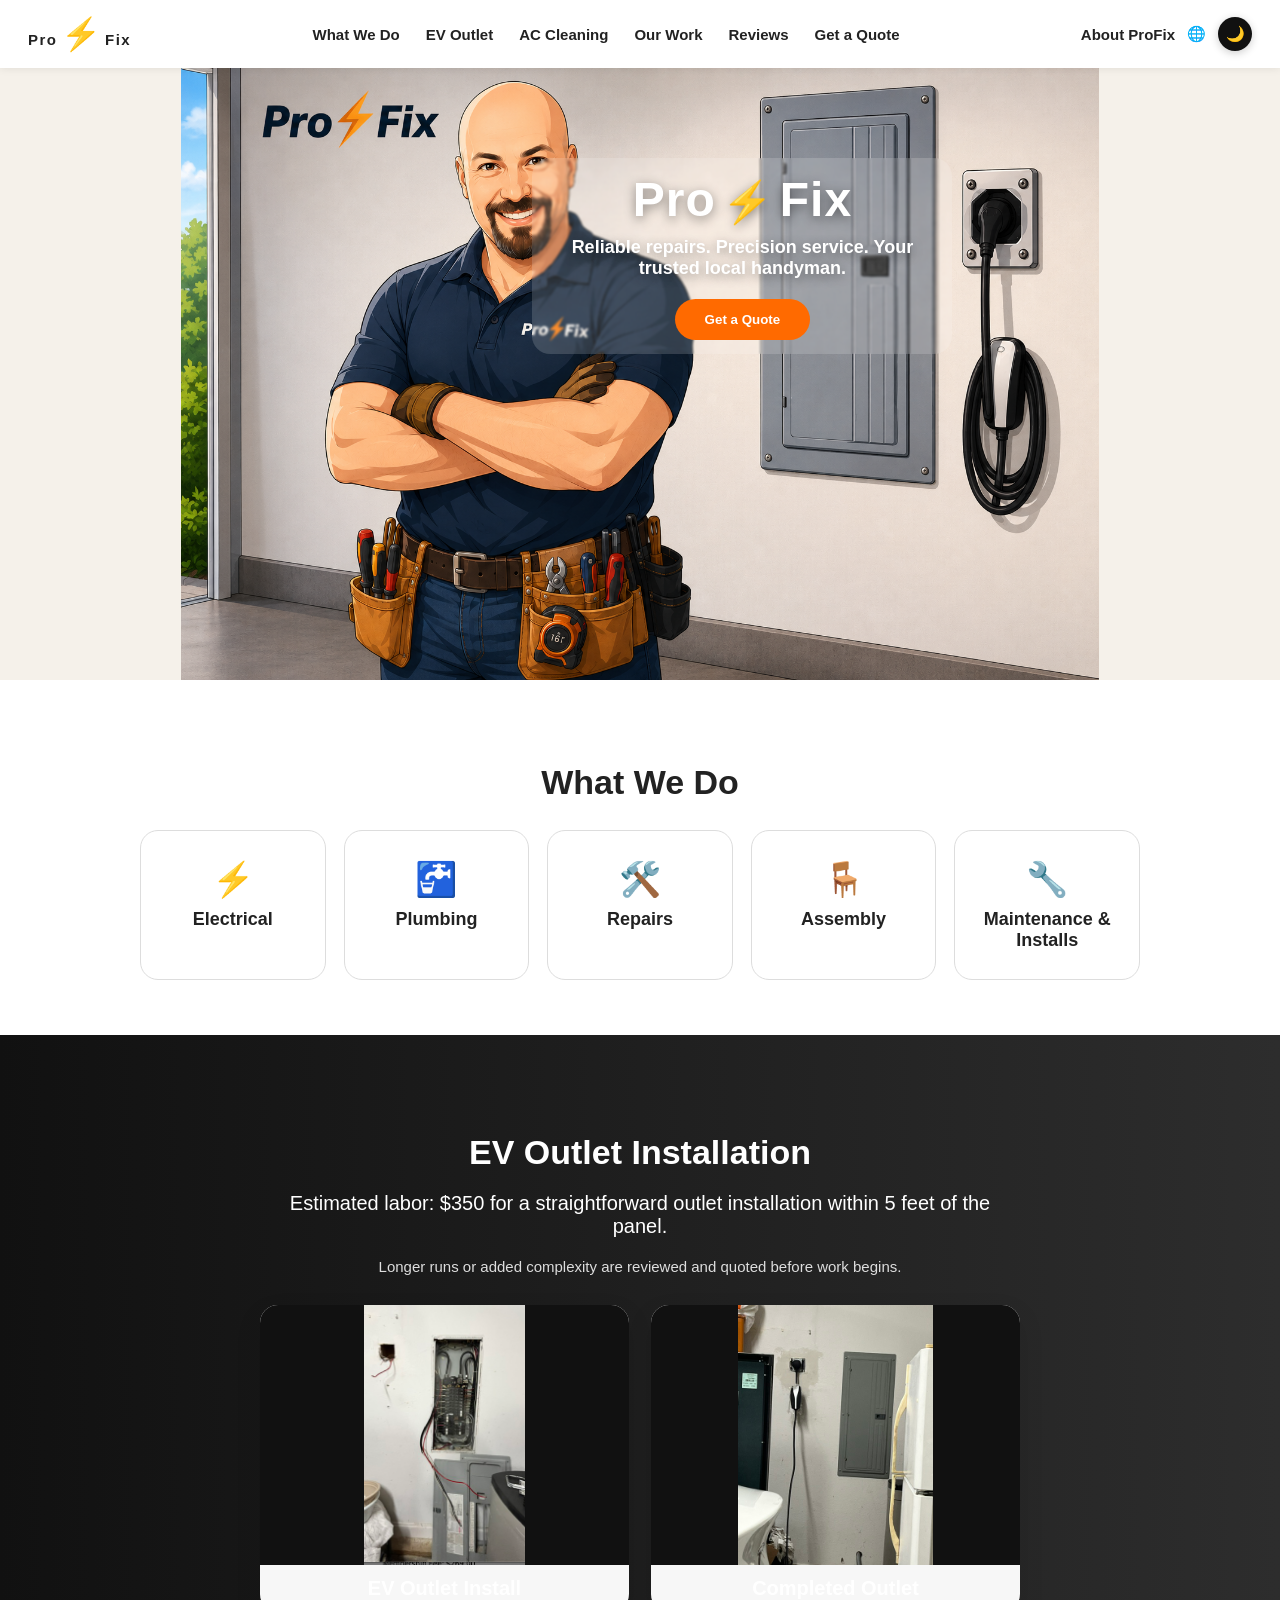
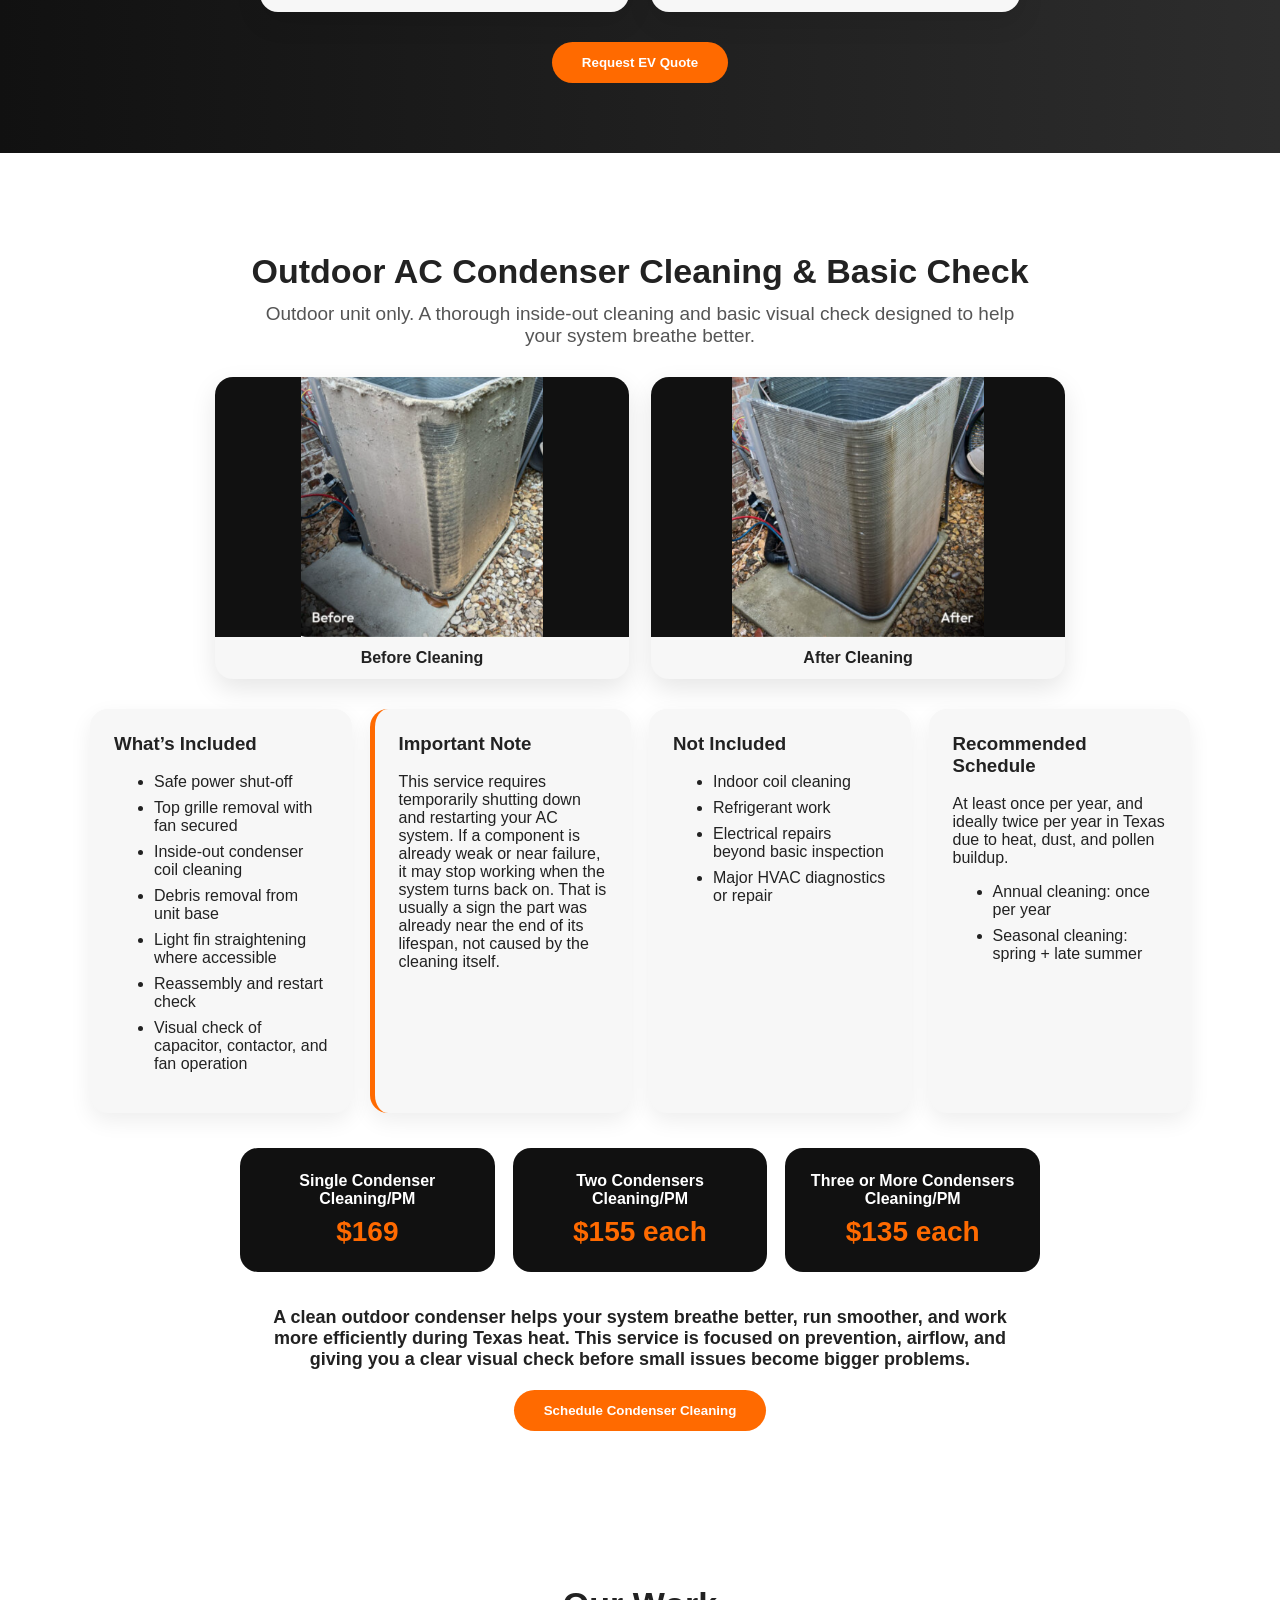
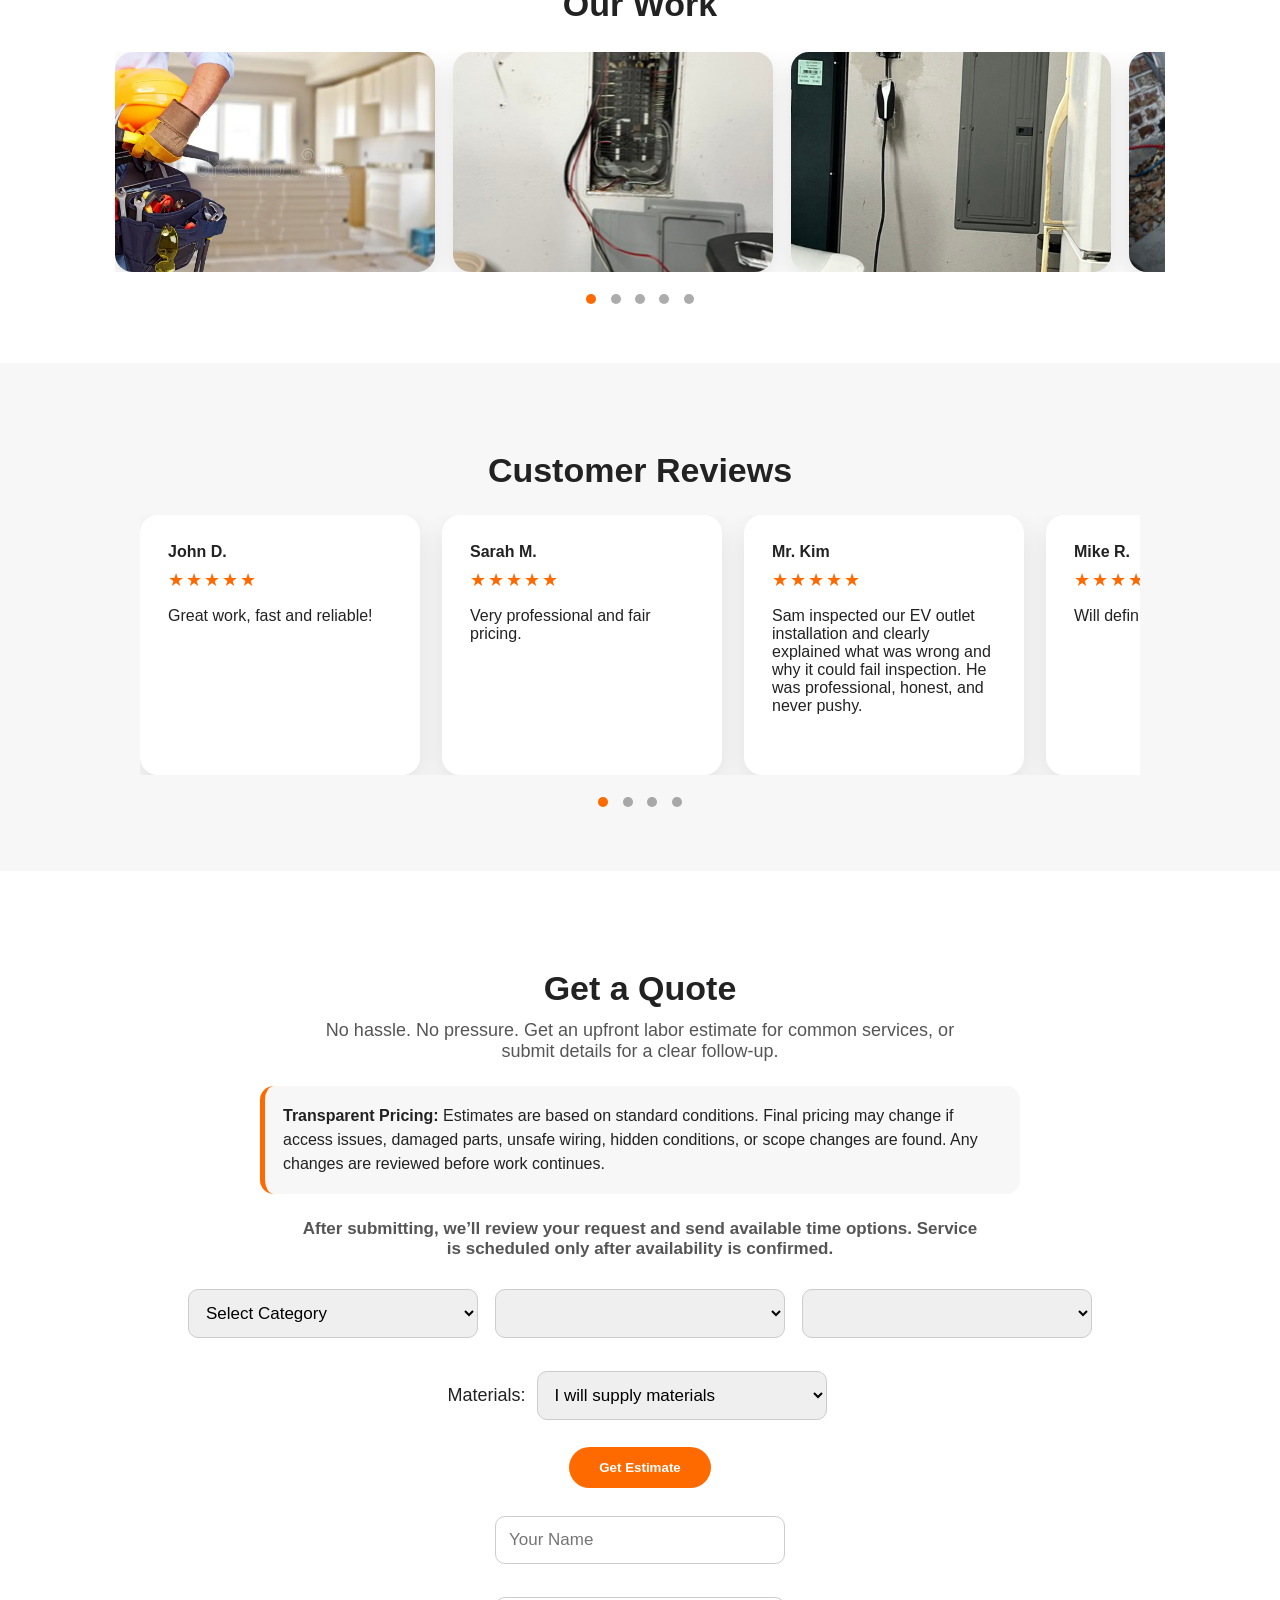
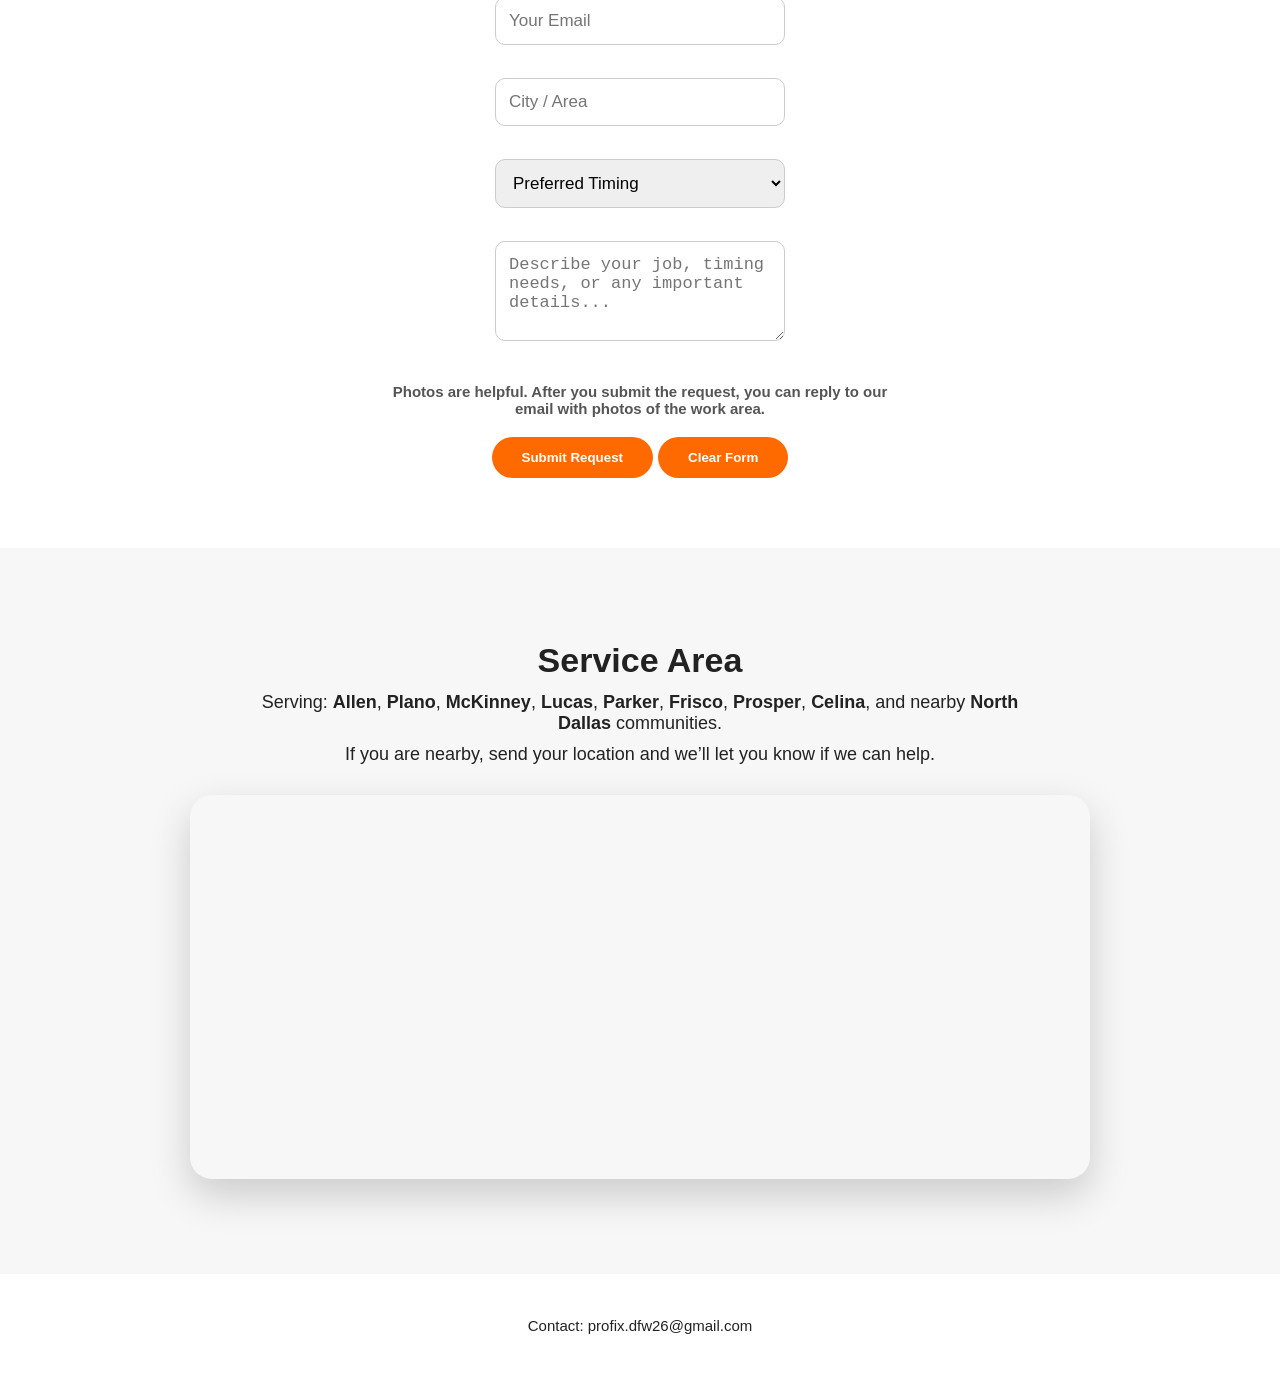
<file: index.html>
<!DOCTYPE html>
<html lang="en">
<head>
  <meta charset="UTF-8">

  <meta name="viewport" content="width=device-width, initial-scale=1.0">

  <title>ProFix Handy Services | North Texas Home Services</title>

  <meta
    name="description"
    content="Professional handyman, electrical, plumbing repair, EV outlet, sprinkler, drywall, fixture installation, and home services in North Texas."
  >

  <!-- Open Graph link preview -->
  <meta property="og:type" content="website">

  <meta
    property="og:title"
    content="ProFix Handy Services"
  >

  <meta
    property="og:description"
    content="Reliable repairs. Precision service. Professional home services throughout North Texas."
  >

  <meta
    property="og:url"
    content="https://duowackycoders.github.io/ProFix/"
  >

  <meta
    property="og:image"
    content="https://duowackycoders.github.io/ProFix/images/profix-share-image.jpg"
  >

  <meta
    property="og:image:secure_url"
    content="https://duowackycoders.github.io/ProFix/images/profix-share-image.jpg"
  >

  <meta property="og:image:type" content="image/jpeg">
  <meta property="og:image:width" content="1200">
  <meta property="og:image:height" content="630">

  <!-- X / Twitter and other compatible previews -->
  <meta name="twitter:card" content="summary_large_image">

  <meta
    name="twitter:title"
    content="ProFix Handy Services"
  >

  <meta
    name="twitter:description"
    content="Reliable repairs. Precision service. Professional home services throughout North Texas."
  >

  <meta
    name="twitter:image"
    content="https://duowackycoders.github.io/ProFix/images/profix-share-image.jpg"
  >

  <link rel="stylesheet" href="styles.css">
</head>

<body>

<button id="backToTop" onclick="scrollToTop()">↑</button>

<header class="top-nav">
  <a class="brand" href="index.html">Pro<span class="brand-bolt">⚡</span>Fix</a>

  <nav>
    <a href="#services">What We Do</a>
    <a href="#ev">EV Outlet</a>
    <a href="#condenser">AC Cleaning</a>
    <a href="#gallery">Our Work</a>
    <a href="#reviews">Reviews</a>
    <a href="#quote">Get a Quote</a>
  </nav>

  <div class="nav-actions">
    <a href="about.html">About ProFix</a>
    <a href="#service-area" title="Service Area">🌐</a>
    <button id="darkToggle" onclick="toggleDarkMode()">🌙</button>
  </div>
</header>

<section class="hero">
  <div class="hero-content">
    <h1>Pro<span class="hero-bolt">⚡</span>Fix</h1>
    <p>Reliable repairs. Precision service. Your trusted local handyman.</p>
    <button onclick="scrollToQuote()">Get a Quote</button>
  </div>
</section>

<section class="services" id="services">
  <h2>What We Do</h2>

  <div class="service-grid">
    <div onclick="selectService('electrical')"><span>⚡</span>Electrical</div>
    <div onclick="selectService('plumbing')"><span>🚰</span>Plumbing</div>
    <div onclick="selectService('repairs')"><span>🛠️</span>Repairs</div>
    <div onclick="selectService('assembly')"><span>🪑</span>Assembly</div>
    <div onclick="selectService('installation')"><span>🔧</span>Maintenance & Installs</div>
  </div>
</section>

<section class="ev" id="ev">
  <div class="ev-content">
    <h2>EV Outlet Installation</h2>
    <p>Estimated labor: $350 for a straightforward outlet installation within 5 feet of the panel.</p>
    <p class="fine-print">Longer runs or added complexity are reviewed and quoted before work begins.</p>

    <div class="before-after ev-gallery">
      <div>
        <img src="images/EV-outlet-install.png" alt="EV outlet installation in progress">
        <p>EV Outlet Install</p>
      </div>

      <div>
        <img src="images/EV-outlet-complete.jpg" alt="Completed EV outlet installation">
        <p>Completed Outlet</p>
      </div>
    </div>

    <button onclick="selectService('electrical')">Request EV Quote</button>
  </div>
</section>

<section class="condenser" id="condenser">
  <div class="condenser-content">
    <h2>Outdoor AC Condenser Cleaning & Basic Check</h2>
    <p class="section-subtitle">
      Outdoor unit only. A thorough inside-out cleaning and basic visual check designed to help your system breathe better.
    </p>

    <div class="before-after">
      <div>
        <img src="images/dirty-condenser.png" alt="Dirty outdoor AC condenser">
        <p>Before Cleaning</p>
      </div>

      <div>
        <img src="images/clean-condenser.png" alt="Clean outdoor AC condenser">
        <p>After Cleaning</p>
      </div>
    </div>

    <div class="info-grid">
      <div class="info-card">
        <h3>What’s Included</h3>
        <ul>
          <li>Safe power shut-off</li>
          <li>Top grille removal with fan secured</li>
          <li>Inside-out condenser coil cleaning</li>
          <li>Debris removal from unit base</li>
          <li>Light fin straightening where accessible</li>
          <li>Reassembly and restart check</li>
          <li>Visual check of capacitor, contactor, and fan operation</li>
        </ul>
      </div>

      <div class="info-card warning-card">
        <h3>Important Note</h3>
        <p>
          This service requires temporarily shutting down and restarting your AC system.
          If a component is already weak or near failure, it may stop working when the system turns back on.
          That is usually a sign the part was already near the end of its lifespan, not caused by the cleaning itself.
        </p>
      </div>

      <div class="info-card">
        <h3>Not Included</h3>
        <ul>
          <li>Indoor coil cleaning</li>
          <li>Refrigerant work</li>
          <li>Electrical repairs beyond basic inspection</li>
          <li>Major HVAC diagnostics or repair</li>
        </ul>
      </div>

      <div class="info-card">
        <h3>Recommended Schedule</h3>
        <p>
          At least once per year, and ideally twice per year in Texas due to heat, dust, and pollen buildup.
        </p>
        <ul>
          <li>Annual cleaning: once per year</li>
          <li>Seasonal cleaning: spring + late summer</li>
        </ul>
      </div>
    </div>

    <div class="pricing-row">
      <div><strong>Single Condenser Cleaning/PM</strong><span>$169</span></div>
      <div><strong>Two Condensers Cleaning/PM</strong><span>$155 each</span></div>
      <div><strong>Three or More Condensers Cleaning/PM</strong><span>$135 each</span></div>
    </div>

    <p class="value-line">
      A clean outdoor condenser helps your system breathe better, run smoother, and work more efficiently during Texas heat.
      This service is focused on prevention, airflow, and giving you a clear visual check before small issues become bigger problems.
    </p>

    <button onclick="selectService('installation')">Schedule Condenser Cleaning</button>
  </div>
</section>

<section class="gallery" id="gallery">
  <h2>Our Work</h2>

  <div class="gallery-carousel">
    <div class="gallery-track">
      <img src="images/builder-handymann.webp" alt="Handyman work sample">
      <img src="images/EV-outlet-install.png" alt="EV outlet installation">
      <img src="images/EV-outlet-complete.jpg" alt="Completed EV outlet">
      <img src="images/dirty-condenser.png" alt="Dirty condenser">
      <img src="images/clean-condenser.png" alt="Clean condenser">

      <img src="images/builder-handymann.webp" alt="Handyman work sample">
      <img src="images/EV-outlet-install.png" alt="EV outlet installation">
    </div>
  </div>

  <div class="gallery-dots">
    <span class="active"></span>
    <span></span>
    <span></span>
    <span></span>
    <span></span>
  </div>
</section>

<section class="reviews" id="reviews">
  <h2>Customer Reviews</h2>

  <div class="review-carousel">
    <div class="review-track">
      <div class="review-card">
        <strong>John D.</strong>
        <div class="stars">★★★★★</div>
        <p>Great work, fast and reliable!</p>
      </div>

      <div class="review-card">
        <strong>Sarah M.</strong>
        <div class="stars">★★★★★</div>
        <p>Very professional and fair pricing.</p>
      </div>

      <div class="review-card">
        <strong>Mr. Kim</strong>
        <div class="stars">★★★★★</div>
        <p>Sam inspected our EV outlet installation and clearly explained what was wrong and why it could fail inspection. He was professional, honest, and never pushy.</p>
      </div>

      <div class="review-card">
        <strong>Mike R.</strong>
        <div class="stars">★★★★★</div>
        <p>Will definitely hire again.</p>
      </div>

      <div class="review-card">
        <strong>John D.</strong>
        <div class="stars">★★★★★</div>
        <p>Great work, fast and reliable!</p>
      </div>

      <div class="review-card">
        <strong>Sarah M.</strong>
        <div class="stars">★★★★★</div>
        <p>Very professional and fair pricing.</p>
      </div>
    </div>
  </div>

  <div class="review-dots">
    <span class="active"></span>
    <span></span>
    <span></span>
    <span></span>
  </div>
</section>

<section class="quote" id="quote">
  <h2>Get a Quote</h2>

  <p class="quote-subtitle">
    No hassle. No pressure. Get an upfront labor estimate for common services, or submit details for a clear follow-up.
  </p>

  <div class="pricing-note">
    <strong>Transparent Pricing:</strong>
    Estimates are based on standard conditions. Final pricing may change if access issues, damaged parts, unsafe wiring, hidden conditions, or scope changes are found. Any changes are reviewed before work continues.
  </div>

  <p class="quote-helper">
    After submitting, we’ll review your request and send available time options. Service is scheduled only after availability is confirmed.
  </p>

  <select id="category">
    <option value="">Select Category</option>
    <option value="electrical">Electrical</option>
    <option value="plumbing">Plumbing</option>
    <option value="repairs">Repairs</option>
    <option value="assembly">Assembly</option>
    <option value="installation">Maintenance & Installs</option>
  </select>

  <select id="subcategory"></select>
  <select id="details"></select>

  <br><br>

  <label>
    Materials:
    <select id="materials">
      <option value="customer">I will supply materials</option>
      <option value="profix">ProFix supplies materials</option>
    </select>
  </label>

  <br><br>

  <button onclick="generateQuote()">Get Estimate</button>

  <p id="result"></p>

  <form action="https://formspree.io/f/mdabnabb" method="POST">
  <input type="hidden" name="_subject" value="New ProFix Service Request">

  <input type="hidden" name="selected_category" id="selectedCategory">
  <input type="hidden" name="selected_service" id="selectedService">
  <input type="hidden" name="selected_option" id="selectedOption">
  <input type="hidden" name="materials_choice" id="selectedMaterials">
  <input type="hidden" name="estimated_result" id="estimatedResult">

  <input type="text" name="name" placeholder="Your Name" required><br><br>
  <input type="email" name="email" placeholder="Your Email" required><br><br>
  <input type="text" name="location" placeholder="City / Area" required><br><br>

  <select name="preferred_timing" required>
    <option value="">Preferred Timing</option>
    <option value="This week">This week</option>
    <option value="Next week">Next week</option>
    <option value="Flexible">Flexible</option>
  </select><br><br>

  <textarea name="message" placeholder="Describe your job, timing needs, or any important details..." required></textarea><br><br>

  <p class="photo-note">
    Photos are helpful. After you submit the request, you can reply to our email with photos of the work area.
  </p>

  <button type="submit">Submit Request</button>
  <button type="reset">Clear Form</button>
</form>
</section>

<section class="service-area" id="service-area">
  <h2>Service Area</h2>

  <p>
    Serving: <strong>Allen</strong>, <strong>Plano</strong>, <strong>McKinney</strong>,
    <strong>Lucas</strong>, <strong>Parker</strong>, <strong>Frisco</strong>,
    <strong>Prosper</strong>, <strong>Celina</strong>, and nearby <strong>North Dallas</strong> communities.
  </p>

  <p>
    If you are nearby, send your location and we’ll let you know if we can help.
  </p>

  <div class="live-map">
    <iframe src="https://www.google.com/maps/d/u/2/embed?mid=110jifPFFpCKD6cgVd4zJ5WaC_qT6JmA&ehbc=2E312F" width="640" height="480"></iframe>
  </div>
</section>

<footer>
  <p>Contact: profix.dfw26@gmail.com</p>
</footer>

<script src="script.js"></script>
</body>
</html>
</file>
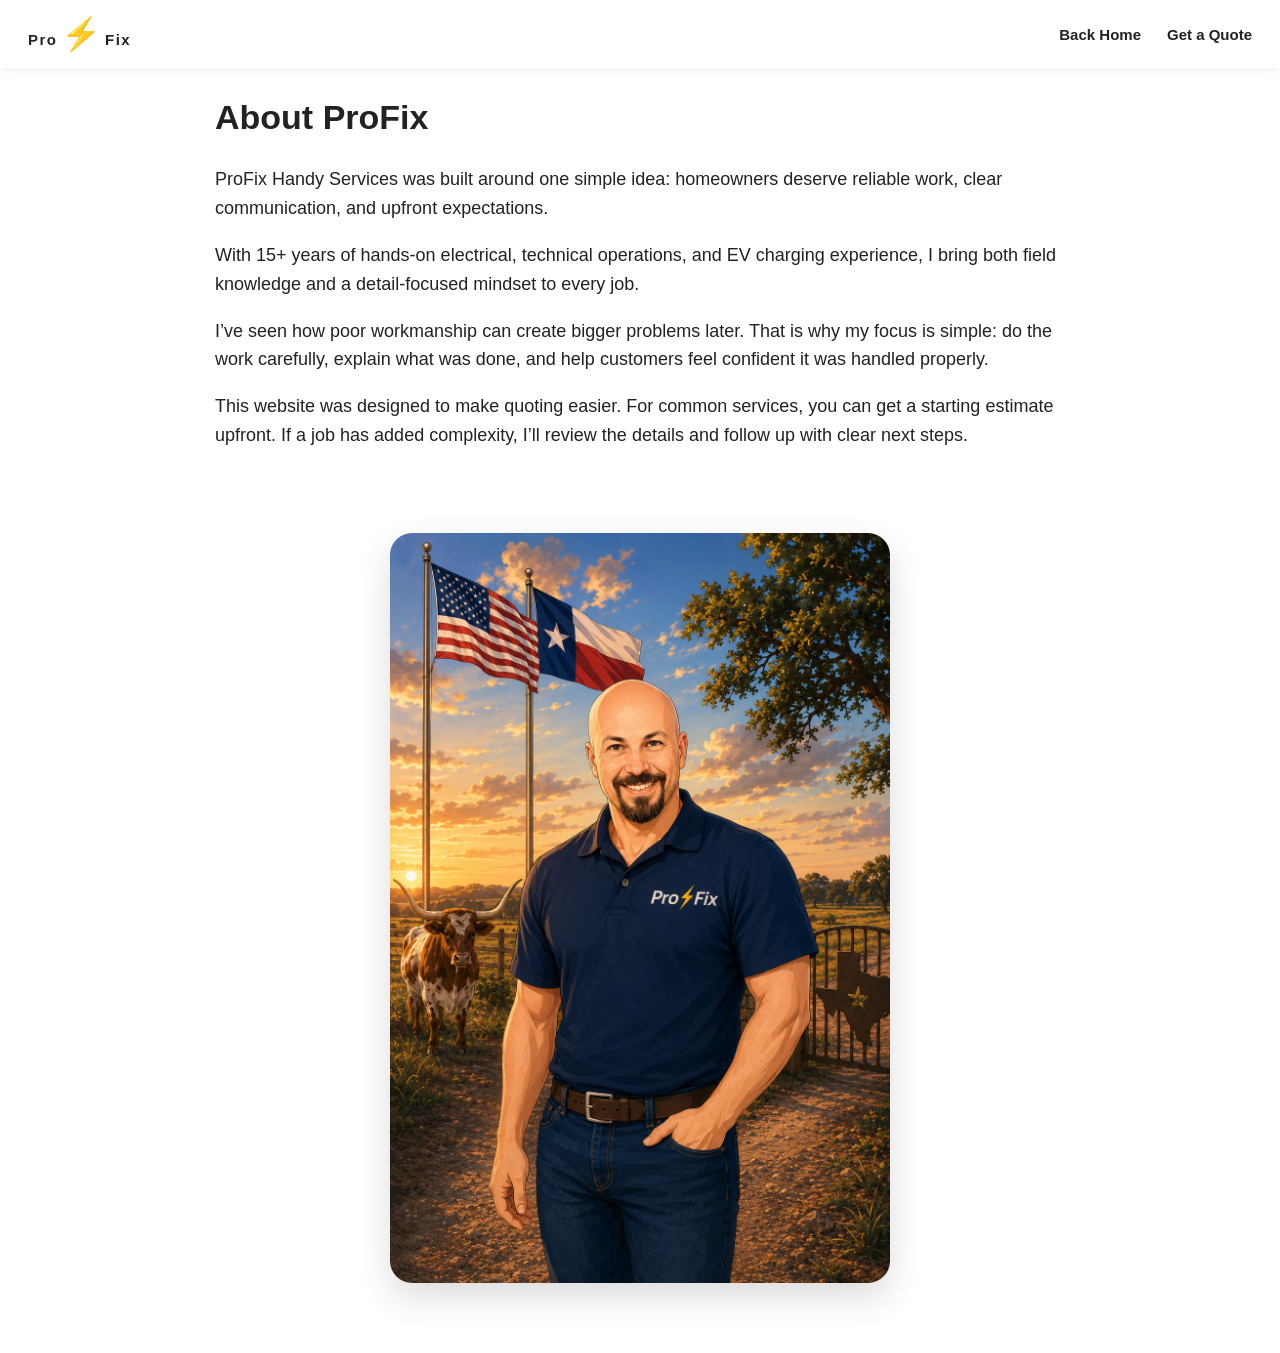
<file: about.html>
<!DOCTYPE html>
<html lang="en">
<head>
  <meta charset="UTF-8">
  <title>About - ProFix</title>
  <link rel="stylesheet" href="styles.css">
</head>

<body>

<header class="top-nav">
  <a class="brand" href="index.html">Pro<span class="brand-bolt">⚡</span>Fix</a>

  <nav>
    <a href="index.html">Back Home</a>
    <a href="index.html#quote">Get a Quote</a>
  </nav>
</header>

<section class="about show">
  <div class="about-content">
    <div>
      <h2>About ProFix</h2>

      <p>
        ProFix Handy Services was built around one simple idea: homeowners deserve reliable work,
        clear communication, and upfront expectations.
      </p>

      <p>
        With 15+ years of hands-on electrical, technical operations, and EV charging experience,
        I bring both field knowledge and a detail-focused mindset to every job.
      </p>

      <p>
        I’ve seen how poor workmanship can create bigger problems later. That is why my focus is simple:
        do the work carefully, explain what was done, and help customers feel confident it was handled properly.
      </p>

      <p>
        This website was designed to make quoting easier. For common services, you can get a starting estimate upfront.
        If a job has added complexity, I’ll review the details and follow up with clear next steps.
      </p>
    </div>

    <img src="images/about-profix.png" alt="ProFix Handy Services owner">
  </div>
</section>

</body>
</html>
</file>
<file: styles.css>
/* RESET / GLOBAL */
* {
  box-sizing: border-box;
}

html {
  scroll-behavior: smooth;
}

body {
  margin: 0;
  font-family: Arial, Helvetica, sans-serif;
  color: #222;
  background: #fff;
}

/* TOP NAV */
.top-nav {
  position: fixed;
  top: 0;
  width: 100%;
  height: 68px;
  background: rgba(255,255,255,0.94);
  backdrop-filter: blur(10px);
  display: flex;
  align-items: center;
  justify-content: space-between;
  padding: 0 28px;
  z-index: 1000;
  box-shadow: 0 1px 8px rgba(0,0,0,0.08);
}

.brand {
  text-decoration: none;
  color: #111;
  font-size: 34px;
  font-weight: 900;
  letter-spacing: 1.5px;
  display: inline-block;
  line-height: 1;
  transition: 0.25s ease;
}

.brand:hover {
  opacity: 0.75;
  transform: scale(1.04);
}

.brand-bolt {
  color: #ff6a00;
  font-size: 32px;
  margin: 0 3px;
}

.top-nav nav {
  display: flex;
  gap: 26px;
}

.top-nav a {
  text-decoration: none;
  color: #222;
  font-weight: 800;
  font-size: 15px;
}

.nav-actions {
  display: flex;
  align-items: center;
  gap: 12px;
}

#darkToggle {
  background: #111;
  color: #ffcc66;
  border: none;
  font-size: 15px;
  cursor: pointer;
  width: 34px;
  height: 34px;
  padding: 0;
  border-radius: 50%;
  box-shadow: 0 2px 8px rgba(0,0,0,0.2);
}

/* ANIMATION */
section {
  opacity: 0;
  transform: translateY(35px);
  transition: opacity 0.9s ease, transform 0.9s ease;
}

section.show {
  opacity: 1;
  transform: translateY(0);
}

/* HERO */
.hero {
  margin-top: 68px;
  height: 68vh;
  min-height: 520px;
  background-image: url("images/Sam-ProFix.png");
  background-size: contain;
  background-position: center center;
  background-repeat: no-repeat;
  background-color: #f5f1ea;
  display: flex;
  align-items: flex-start;
  justify-content: flex-end;
  text-align: center;
  padding-top: 70px;
  padding-right: 16%;
}

.hero-content {
  color: white;
  text-shadow: 0 3px 12px rgba(0,0,0,0.45);
}

.hero-content h1 {
  font-size: 48px;
  margin: 0;
  letter-spacing: 1px;
}

.hero-content p {
  font-size: 18px;
  margin: 10px 0 20px;
  font-weight: 700;
  max-width: 460px;
}

.hero-bolt {
  color: #ff6a00;
  font-size: 0.85em;
  margin: 0 6px;
}

/* BUTTONS */
button {
  padding: 13px 30px;
  background: #ff6a00;
  color: white;
  border: none;
  cursor: pointer;
  border-radius: 999px;
  font-weight: 800;
  transition: 0.25s ease;
}

button:hover {
  transform: translateY(-2px);
  box-shadow: 0 8px 22px rgba(0,0,0,0.18);
}

/* SERVICES */
.services {
  padding: 55px 20px;
  text-align: center;
}

.services h2,
.gallery h2,
.reviews h2,
.quote h2,
.service-area h2,
.condenser h2,
.ev h2 {
  font-size: 34px;
  margin-bottom: 12px;
}

.service-grid {
  display: grid;
  grid-template-columns: repeat(auto-fit, minmax(165px, 1fr));
  gap: 18px;
  margin: 28px auto 0;
  max-width: 1000px;
}

.service-grid div {
  padding: 28px;
  border: 1px solid #ddd;
  background: #fff;
  border-radius: 18px;
  transition: 0.3s;
  font-size: 18px;
  font-weight: 800;
  cursor: pointer;
}

.service-grid div span {
  display: block;
  font-size: 34px;
  margin-bottom: 10px;
}

.service-grid div:hover {
  transform: translateY(-7px);
  box-shadow: 0 14px 34px rgba(0,0,0,0.14);
}

/* EV */
.ev {
  background: linear-gradient(to right, #111, #2d2d2d);
  color: white;
  padding: 70px 20px;
  text-align: center;
}

.ev-content {
  max-width: 760px;
  margin: auto;
}

.ev p {
  font-size: 20px;
}

.fine-print {
  font-size: 15px !important;
  color: #ddd;
}

/* CONDENSER */
.condenser {
  padding: 70px 20px;
  background: #fff;
  text-align: center;
}

.condenser-content {
  max-width: 1100px;
  margin: auto;
}

.section-subtitle {
  max-width: 760px;
  margin: 0 auto 30px;
  font-size: 19px;
  color: #555;
}

.info-grid {
  display: grid;
  grid-template-columns: repeat(auto-fit, minmax(250px, 1fr));
  gap: 18px;
  margin-top: 30px;
}

.info-card {
  background: #f7f7f7;
  padding: 24px;
  border-radius: 18px;
  text-align: left;
  box-shadow: 0 8px 22px rgba(0,0,0,0.07);
}

.info-card h3 {
  margin-top: 0;
}

.info-card li {
  margin-bottom: 8px;
}

.warning-card {
  border-left: 5px solid #ff6a00;
}

.pricing-row {
  display: grid;
  grid-template-columns: repeat(auto-fit, minmax(180px, 1fr));
  gap: 18px;
  margin: 35px auto;
  max-width: 800px;
}

.pricing-row div {
  background: #111;
  color: white;
  padding: 24px;
  border-radius: 18px;
}

.pricing-row span {
  display: block;
  font-size: 28px;
  color: #ff6a00;
  margin-top: 8px;
  font-weight: 800;
}

.value-line {
  max-width: 780px;
  margin: 20px auto;
  font-size: 18px;
  font-weight: 600;
}

/* BEFORE / AFTER */
.before-after {
  display: grid;
  grid-template-columns: repeat(auto-fit, minmax(260px, 1fr));
  gap: 22px;
  max-width: 850px;
  margin: 30px auto;
}

.before-after div {
  background: #f7f7f7;
  border-radius: 18px;
  overflow: hidden;
  box-shadow: 0 10px 26px rgba(0,0,0,0.1);
}

.before-after img {
  width: 100%;
  height: 260px;
  object-fit: contain;
  background: #111;
  display: block;
}

.before-after p {
  font-weight: 800;
  padding: 12px;
  margin: 0;
}

/* GALLERY */
.gallery {
  padding: 55px 20px;
  text-align: center;
  overflow: hidden;
}

.gallery-carousel {
  max-width: 1050px;
  margin: 28px auto 0;
  overflow-x: auto;
  overflow-y: hidden;
  scrollbar-width: none;
}

.gallery-carousel::-webkit-scrollbar {
  display: none;
}

.gallery-track {
  display: flex;
  gap: 18px;
  width: max-content;
  animation: galleryLoop 34s linear infinite;
}

.gallery-track:hover {
  animation-play-state: paused;
}

.gallery-track img {
  width: 320px;
  height: 220px;
  object-fit: cover;
  border-radius: 18px;
  box-shadow: 0 10px 26px rgba(0,0,0,0.12);
  flex-shrink: 0;
}

@keyframes galleryLoop {
  from { transform: translateX(0); }
  to { transform: translateX(-50%); }
}

.gallery-dots,
.review-dots {
  margin-top: 18px;
}

.gallery-dots span,
.review-dots span {
  display: inline-block;
  width: 10px;
  height: 10px;
  background: #111;
  border-radius: 50%;
  margin: 0 5px;
  opacity: 0.35;
}

.gallery-dots span.active,
.review-dots span.active {
  background: #ff6a00;
  opacity: 1;
}

/* REVIEWS */
.reviews {
  padding: 60px 20px;
  background: #f7f7f7;
  text-align: center;
  overflow: hidden;
}

.review-carousel {
  max-width: 1000px;
  margin: 25px auto 0;
  overflow-x: auto;
  overflow-y: hidden;
  scroll-behavior: smooth;
  scrollbar-width: none;
}

.review-carousel::-webkit-scrollbar {
  display: none;
}

.review-track {
  display: flex;
  gap: 22px;
  width: max-content;
  animation: reviewLoop 35s linear infinite;
}

.review-track:hover {
  animation-play-state: paused;
}

.review-card {
  width: 280px;
  min-height: 260px;
  background: white;
  padding: 28px;
  border-radius: 18px;
  box-shadow: 0 10px 26px rgba(0,0,0,0.09);
  text-align: left;
  flex-shrink: 0;
  transition: 0.3s ease;
}

.review-card:hover {
  transform: scale(1.04);
  box-shadow: 0 16px 38px rgba(0,0,0,0.18);
}

@keyframes reviewLoop {
  from { transform: translateX(0); }
  to { transform: translateX(-50%); }
}

.stars {
  color: #ff6a00;
  font-size: 18px;
  margin: 8px 0;
  letter-spacing: 2px;
}

/* QUOTE */
.quote {
  padding: 70px 20px;
  text-align: center;
  font-size: 18px;
}

.quote-subtitle,
.quote-helper {
  max-width: 680px;
  margin: 0 auto 24px;
  color: #555;
}

.quote-helper {
  font-size: 17px;
  font-weight: 600;
}

.pricing-note {
  max-width: 760px;
  margin: 0 auto 25px;
  background: #f7f7f7;
  border-left: 5px solid #ff6a00;
  padding: 18px;
  border-radius: 14px;
  font-size: 16px;
  line-height: 1.5;
  text-align: left;
}

.quote select,
.quote input,
.quote textarea {
  font-size: 17px;
  padding: 13px;
  width: 290px;
  max-width: 92%;
  margin: 6px;
  border-radius: 10px;
  border: 1px solid #ccc;
}

.quote textarea {
  min-height: 100px;
}

#result {
  max-width: 760px;
  margin: 22px auto;
  line-height: 1.6;
  font-weight: 600;
}

.photo-note {
  max-width: 520px;
  margin: 10px auto 20px;
  font-size: 15px;
  color: #555;
  font-weight: 600;
}

/* SERVICE AREA */
.service-area {
  padding: 65px 20px;
  text-align: center;
  background: #f7f7f7;
}

.service-area p {
  font-size: 18px;
  max-width: 780px;
  margin: 10px auto;
}

/* LIVE MAP */
.live-map {
  max-width: 900px;
  margin: 30px auto;
  border-radius: 22px;
  overflow: hidden;
  box-shadow: 0 16px 40px rgba(0,0,0,0.18);
}

.live-map iframe {
  width: 100%;
  height: 380px;
  border: 0;
}

/* ABOUT */
.about {
  padding: 70px 20px;
  background: white;
}

.about-content {
  max-width: 1050px;
  margin: auto;
  display: grid;
  grid-template-columns: 1.4fr 0.8fr;
  gap: 35px;
  align-items: center;
}

.about-content h2 {
  font-size: 34px;
}

.about-content p {
  font-size: 18px;
  line-height: 1.6;
}

.about-content img {
  width: 100%;
  border-radius: 22px;
  box-shadow: 0 14px 35px rgba(0,0,0,0.14);
}

/* FOOTER */
footer {
  padding: 28px;
  text-align: center;
  font-size: 15px;
}

/* BACK TO TOP */
#backToTop {
  display: none;
  position: fixed;
  left: 50%;
  bottom: 22px;
  transform: translateX(-50%);
  z-index: 1000;
  padding: 12px 16px;
  border-radius: 50%;
  background: #ff6a00;
  color: white;
  font-size: 20px;
  box-shadow: 0 8px 22px rgba(0,0,0,0.25);
}

/* DARK MODE */
.dark {
  background: #111;
  color: #fff;
}

.dark .top-nav {
  background: rgba(20,20,20,0.92);
}

.dark .top-nav a,
.dark .brand {
  color: white;
}

.dark #darkToggle {
  background: white;
  color: #ff6a00;
}

.dark .service-grid div,
.dark .review-card,
.dark .info-card,
.dark .before-after div,
.dark .pricing-note {
  background: #222;
  border-color: #444;
}

.dark .condenser,
.dark .about {
  background: #111;
}

.dark .section-subtitle,
.dark .quote-subtitle,
.dark .quote-helper,
.dark .photo-note {
  color: #ddd;
}

.dark .reviews,
.dark .service-area {
  background: #181818;
}

.dark footer {
  background: #111;
  color: #fff;
}

/* MOBILE */
@media (max-width: 760px) {
  .top-nav {
    height: 68px;
    padding: 0 14px;
  }

  .top-nav .brand {
    font-size: 26px;
  }

  .brand-bolt {
    font-size: 22px;
  }

  .top-nav nav,
  .nav-actions a {
    display: none;
  }

  #darkToggle {
    font-size: 16px;
    padding: 6px 9px;
  }

  .hero {
    margin-top: 68px;
    height: 58vh;
    min-height: 390px;
    padding-top: 45px;
    padding-right: 0;
    justify-content: center;
    background-size: contain;
    background-position: center center;
    background-repeat: no-repeat;
  }

  .hero-content h1 {
    font-size: 38px;
  }

  .hero-content p {
    font-size: 17px;
    max-width: 340px;
    padding: 0 16px;
    margin-left: auto;
    margin-right: auto;
  }

  button {
    padding: 12px 22px;
  }

  .services,
  .ev,
  .condenser,
  .gallery,
  .reviews,
  .quote,
  .service-area,
  .about {
    padding: 45px 16px;
  }

  .services h2,
  .gallery h2,
  .reviews h2,
  .quote h2,
  .service-area h2,
  .condenser h2,
  .ev h2 {
    font-size: 28px;
  }

  .service-grid,
  .info-grid,
  .pricing-row,
  .before-after,
  .about-content {
    grid-template-columns: 1fr;
  }

  .gallery-track img {
    width: 280px;
    height: 200px;
  }

  .review-card {
    width: 280px;
    min-width: 280px;
  }

  .quote select,
  .quote input,
  .quote textarea {
    width: 100%;
    font-size: 16px;
  }

  .live-map iframe {
    height: 320px;
  }

  #backToTop {
    bottom: 16px;
  }
}

.hero-content {
  position: absolute;
  top: 90px;

  left: 58%;
  transform: translateX(-50%);

  background: rgba(255,255,255,0.16);
  padding: 14px 22px;
  border-radius: 18px;

  backdrop-filter: blur(1px);

  text-align: center;
  max-width: 420px;
}

.about-content {
  grid-template-columns: 1fr;
  max-width: 850px;
  text-align: left;
}

.about-content img {
  max-width: 500px;
  width: 100%;
  margin: 30px auto 0;
  display: block;
  border-radius: 22px;
  box-shadow: 0 14px 35px rgba(0,0,0,0.14);
}

/* MOBILE HERO FIX */
@media (max-width: 768px) {

  .hero {
    height: 72vh;
    min-height: 520px;
    background-position: center top;
  }

  .hero-content {
    top: 55px;

    left: 54%;
    transform: translateX(-50%);

    max-width: 88%;
    width: 88%;

    padding: 14px 16px;

    background: rgba(255,255,255,0.14);
    backdrop-filter: blur(1px);
  }

  .hero-content h1 {
    font-size: 52px;
    line-height: 1;
    margin-bottom: 10px;
  }

  .hero-content p {
    font-size: 18px;
    line-height: 1.35;
    margin-bottom: 18px;
  }

  .hero-content .btn {
    padding: 12px 24px;
    font-size: 16px;
  }
}
</file>
